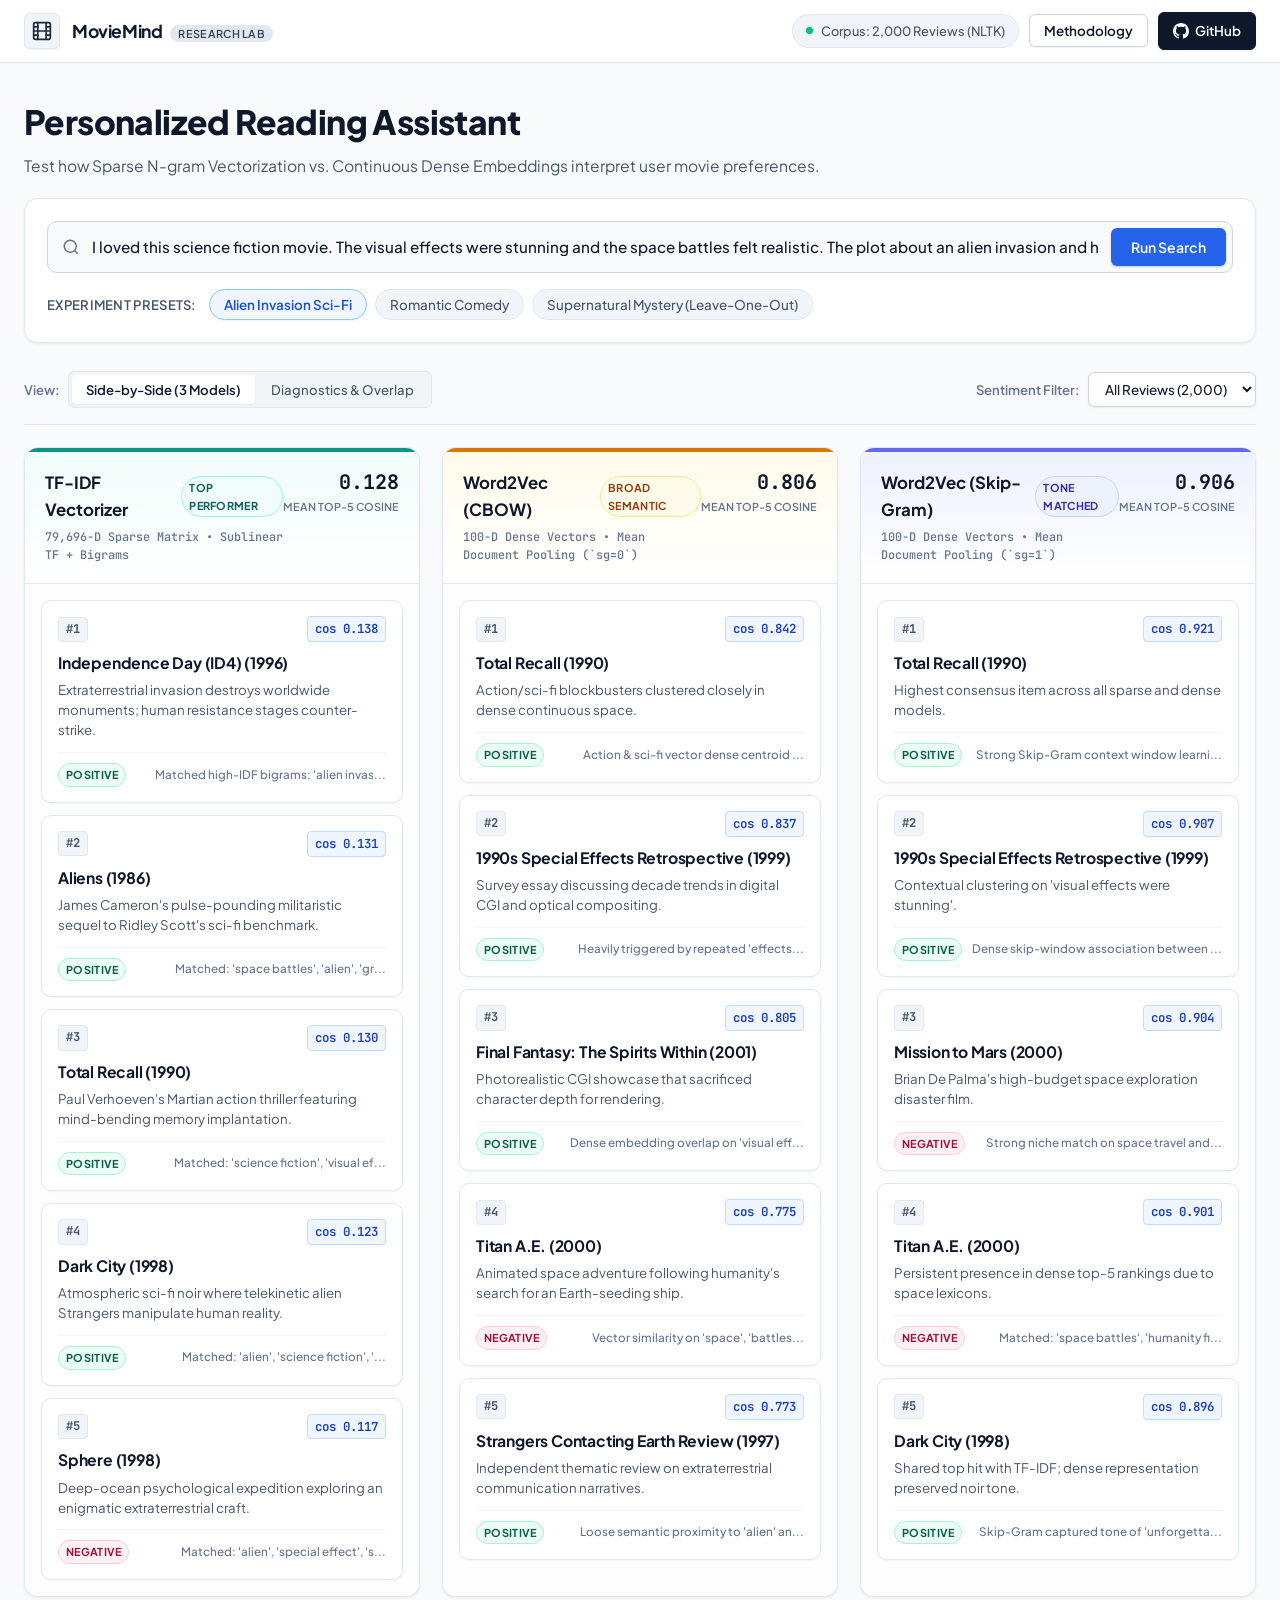
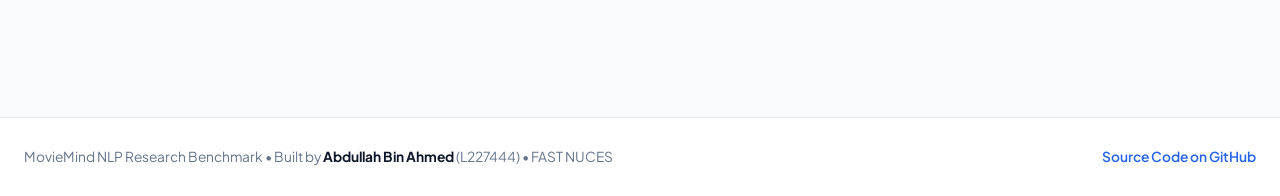
<file: index.html>
<!DOCTYPE html>
<html lang="en">
<head>
  <meta charset="UTF-8">
  <meta name="viewport" content="width=device-width, initial-scale=1.0">
  <title>MovieMind — Personalized Film & Review Recommender (TF-IDF vs Word2Vec)</title>
  <meta name="description" content="An interactive research workbench evaluating TF-IDF against Word2Vec (CBOW & Skip-Gram) embeddings across 2,000 IMDB film reviews from the NLTK corpus.">
  <link rel="preconnect" href="https://fonts.googleapis.com">
  <link rel="preconnect" href="https://fonts.gstatic.com" crossorigin>
  <link href="https://fonts.googleapis.com/css2?family=Plus+Jakarta+Sans:wght@400;500;600;700;800&family=Inter:wght@400;500;600&family=JetBrains+Mono:wght@400;500;600&display=swap" rel="stylesheet">
  <link rel="stylesheet" href="style.css?v=2.0">
</head>
<body>
  <!-- Top Navigation Bar -->
  <nav class="navbar">
    <div class="nav-container">
      <div class="nav-brand">
        <div class="brand-logo">
          <svg width="20" height="20" viewBox="0 0 24 24" fill="none" stroke="currentColor" stroke-width="2" stroke-linecap="round" stroke-linejoin="round">
            <rect x="2" y="2" width="20" height="20" rx="2.18" ry="2.18"></rect>
            <line x1="7" y1="2" x2="7" y2="22"></line>
            <line x1="17" y1="2" x2="17" y2="22"></line>
            <line x1="2" y1="12" x2="22" y2="12"></line>
            <line x1="2" y1="7" x2="7" y2="7"></line>
            <line x1="2" y1="17" x2="7" y2="17"></line>
            <line x1="17" y1="17" x2="22" y2="17"></line>
            <line x1="17" y1="7" x2="22" y2="7"></line>
          </svg>
        </div>
        <div class="brand-text">
          <span class="brand-title">MovieMind</span>
          <span class="brand-badge">Research Lab</span>
        </div>
      </div>

      <div class="nav-meta">
        <div class="corpus-pill">
          <span class="dot-online"></span>
          <span>Corpus: 2,000 Reviews (NLTK)</span>
        </div>
        <button id="open-methodology-btn" class="nav-btn">Methodology</button>
        <a href="https://github.com/Abdullahtss/Personalized-Reading-Assistant" target="_blank" rel="noopener noreferrer" class="nav-btn nav-btn-primary">
          <svg width="16" height="16" viewBox="0 0 24 24" fill="currentColor"><path d="M12 0C5.37 0 0 5.37 0 12c0 5.31 3.435 9.795 8.205 11.385.6.105.825-.255.825-.57 0-.285-.015-1.23-.015-2.235-3.015.555-3.795-.735-4.035-1.41-.135-.345-.72-1.41-1.23-1.695-.42-.225-1.02-.78-.015-.795.945-.015 1.62.87 1.845 1.23 1.08 1.815 2.805 1.305 3.495.99.105-.78.42-1.305.765-1.605-2.67-.3-5.46-1.335-5.46-5.925 0-1.305.465-2.385 1.23-3.225-.12-.3-.54-1.53.12-3.18 0 0 1.005-.315 3.3 1.23.96-.27 1.98-.405 3-.405s2.04.135 3 .405c2.295-1.56 3.3-1.23 3.3-1.23.66 1.65.24 2.88.12 3.18.765.84 1.23 1.905 1.23 3.225 0 4.605-2.805 5.625-5.475 5.925.435.375.81 1.095.81 2.22 0 1.605-.015 2.895-.015 3.3 0 .315.225.69.825.57A12.02 12.02 0 0024 12c0-6.63-5.37-12-12-12z"/></svg>
          GitHub
        </a>
      </div>
    </div>
  </nav>

  <!-- Main Container -->
  <main class="page-container">
    <!-- Search / Query Console -->
    <section class="search-console">
      <div class="search-header">
        <h1>Personalized Reading Assistant</h1>
        <p class="search-sub">Test how Sparse N-gram Vectorization vs. Continuous Dense Embeddings interpret user movie preferences.</p>
      </div>

      <div class="search-card">
        <form id="search-form" class="search-input-wrapper">
          <div class="search-icon-box">
            <svg width="18" height="18" viewBox="0 0 24 24" fill="none" stroke="currentColor" stroke-width="2"><circle cx="11" cy="11" r="8"/><line x1="21" y1="21" x2="16.65" y2="16.65"/></svg>
          </div>
          <input type="text" id="query-input" placeholder="Type a movie premise, theme, or select an experiment preset below..." autocomplete="off">
          <button type="submit" class="search-submit-btn">Run Search</button>
        </form>

        <div class="preset-row">
          <span class="preset-label">Experiment Presets:</span>
          <div class="preset-chips">
            <button class="chip active" data-preset="scifi">Alien Invasion Sci-Fi</button>
            <button class="chip" data-preset="romcom">Romantic Comedy</button>
            <button class="chip" data-preset="horror">Supernatural Mystery (Leave-One-Out)</button>
          </div>
        </div>
      </div>
    </section>

    <!-- Toolbar: View controls and filters -->
    <div class="toolbar">
      <div class="view-switch">
        <span class="toolbar-label">View:</span>
        <div class="segmented-control">
          <button class="seg-btn active" data-view="split">Side-by-Side (3 Models)</button>
          <button class="seg-btn" data-view="diagnostics">Diagnostics & Overlap</button>
        </div>
      </div>

      <div class="filter-controls">
        <span class="toolbar-label">Sentiment Filter:</span>
        <select id="sentiment-filter" class="custom-select">
          <option value="all">All Reviews (2,000)</option>
          <option value="pos">Positive Only</option>
          <option value="neg">Negative Only</option>
        </select>
      </div>
    </div>

    <!-- Live Results View (Split Columns) -->
    <section id="results-view" class="results-grid">
      <!-- 1. TF-IDF Column -->
      <div class="model-panel" id="panel-tfidf">
        <div class="panel-header header-tfidf">
          <div class="panel-title-group">
            <div class="model-name">
              <span>TF-IDF Vectorizer</span>
              <span class="status-tag tag-winner">Top Performer</span>
            </div>
            <p class="model-meta">79,696-D Sparse Matrix • Sublinear TF + Bigrams</p>
          </div>
          <div class="model-stat">
            <span class="stat-number">0.128</span>
            <span class="stat-caption">Mean Top-5 Cosine</span>
          </div>
        </div>
        <div class="panel-body" id="list-tfidf">
          <!-- Populated by JS -->
        </div>
      </div>

      <!-- 2. Word2Vec CBOW Column -->
      <div class="model-panel" id="panel-cbow">
        <div class="panel-header header-cbow">
          <div class="panel-title-group">
            <div class="model-name">
              <span>Word2Vec (CBOW)</span>
              <span class="status-tag tag-neutral">Broad Semantic</span>
            </div>
            <p class="model-meta">100-D Dense Vectors • Mean Document Pooling (`sg=0`)</p>
          </div>
          <div class="model-stat">
            <span class="stat-number">0.806</span>
            <span class="stat-caption">Mean Top-5 Cosine</span>
          </div>
        </div>
        <div class="panel-body" id="list-cbow">
          <!-- Populated by JS -->
        </div>
      </div>

      <!-- 3. Word2Vec Skip-Gram Column -->
      <div class="model-panel" id="panel-skipgram">
        <div class="panel-header header-skipgram">
          <div class="panel-title-group">
            <div class="model-name">
              <span>Word2Vec (Skip-Gram)</span>
              <span class="status-tag tag-tone">Tone Matched</span>
            </div>
            <p class="model-meta">100-D Dense Vectors • Mean Document Pooling (`sg=1`)</p>
          </div>
          <div class="model-stat">
            <span class="stat-number">0.906</span>
            <span class="stat-caption">Mean Top-5 Cosine</span>
          </div>
        </div>
        <div class="panel-body" id="list-skipgram">
          <!-- Populated by JS -->
        </div>
      </div>
    </section>

    <!-- Diagnostics View (Hidden by default, toggled via toolbar) -->
    <section id="diagnostics-view" class="diagnostics-container hidden">
      <div class="diag-card">
        <div class="diag-card-header">
          <h3>Top-5 Jaccard Set Overlap</h3>
          <p>Measuring the intersection over union of retrieved documents between models:</p>
        </div>
        <div class="overlap-table">
          <div class="t-row t-head">
            <div class="t-cell">Model</div>
            <div class="t-cell">TF-IDF</div>
            <div class="t-cell">Word2Vec CBOW</div>
            <div class="t-cell">Word2Vec Skip-Gram</div>
          </div>
          <div class="t-row">
            <div class="t-cell font-bold">TF-IDF</div>
            <div class="t-cell cell-diag">1.00</div>
            <div class="t-cell cell-low">0.11</div>
            <div class="t-cell cell-med">0.25</div>
          </div>
          <div class="t-row">
            <div class="t-cell font-bold">Word2Vec CBOW</div>
            <div class="t-cell cell-low">0.11</div>
            <div class="t-cell cell-diag">1.00</div>
            <div class="t-cell cell-high">0.43</div>
          </div>
          <div class="t-row">
            <div class="t-cell font-bold">Word2Vec Skip-Gram</div>
            <div class="t-cell cell-med">0.25</div>
            <div class="t-cell cell-high">0.43</div>
            <div class="t-cell cell-diag">1.00</div>
          </div>
        </div>
      </div>

      <div class="diag-card">
        <div class="diag-card-header">
          <h3>Why Do Cosine Absolute Scores Differ?</h3>
          <p>Understanding high-dimensional geometry vs. dense centroid clustering:</p>
        </div>
        <div class="explanation-box">
          <div class="exp-item">
            <div class="exp-dot dot-tfidf"></div>
            <div>
              <strong>TF-IDF Score Scale (~0.12 - 0.18):</strong>
              <p>With 79,696 dimensions and an average query size of 25 terms, over 99.9% of coordinates are zero. Cosine scores are numerically modest, but rank separation is sharp and focused.</p>
            </div>
          </div>
          <div class="exp-item">
            <div class="exp-dot dot-w2v"></div>
            <div>
              <strong>Word2Vec Score Scale (~0.80 - 0.93):</strong>
              <p>Averaging all 330 words in a review creates document vectors tightly clustered around a generic review centroid (words like <em>film, scene, character</em>). This elevates the base cosine angle without guaranteeing topical relevance.</p>
            </div>
          </div>
        </div>
      </div>
    </section>
  </main>

  <!-- Document Details Modal -->
  <div id="review-modal" class="modal-backdrop hidden">
    <div class="modal-card">
      <div class="modal-header">
        <div>
          <h2 id="modal-film-title">Movie Title</h2>
          <span id="modal-film-meta">Year • Genre • Sentiment</span>
        </div>
        <button id="modal-close-btn" class="modal-close">&times;</button>
      </div>
      <div class="modal-body">
        <div class="modal-score-banner">
          <div>
            <span class="banner-label">Cosine Similarity</span>
            <strong id="modal-film-score">0.138</strong>
          </div>
          <div>
            <span class="banner-label">Retrieval Engine</span>
            <strong id="modal-film-model">TF-IDF Vectorizer</strong>
          </div>
        </div>
        <h4>Exemplar Review Excerpt:</h4>
        <blockquote id="modal-film-quote" class="modal-quote">
          Review snippet here...
        </blockquote>
        <div class="modal-keywords">
          <span class="kw-label">Key Signal Terms:</span>
          <div id="modal-keywords-list" class="kw-tags"></div>
        </div>
      </div>
    </div>
  </div>

  <!-- Methodology Modal -->
  <div id="methodology-modal" class="modal-backdrop hidden">
    <div class="modal-card modal-wide">
      <div class="modal-header">
        <h2>Experimental Methodology & Findings</h2>
        <button id="close-method-btn" class="modal-close">&times;</button>
      </div>
      <div class="modal-body method-content">
        <h3>1. Pipeline Preprocessing</h3>
        <p>All reviews from the NLTK <code>movie_reviews</code> corpus underwent uniform cleaning: URL removal, lowercasing, non-alphanumeric stripping, tokenization, stopword removal, and WordNet lemmatization. Average review length: <strong>331.6 tokens</strong>.</p>

        <h3>2. Why TF-IDF Won in Content Accuracy</h3>
        <p>When asked for an alien invasion movie, TF-IDF retrieved <em>Independence Day</em> and <em>Aliens</em>. Because rare terms like <code>alien</code> and <code>invasion</code> carry heavy inverse document frequency (IDF), they dominate the sparse dot product.</p>

        <h3>3. The Word2Vec Mean-Pooling Bottleneck</h3>
        <p>Word2Vec vectors capture brilliant word semantics (e.g., <code>alien</code> is adjacent to <code>ripley</code>, <code>nostromo</code>, and <code>creature</code>). However, unweighted mean pooling across 300+ words dilutes rare plot terms with generic commentary, causing general CGI essays to outrank specific plot matches.</p>

        <h3>4. Conclusion & Production Recommendation</h3>
        <p>For production IR systems, the recommended approach is a <strong>hybrid architecture</strong>: use BM25/TF-IDF for the initial high-precision candidate retrieval phase, followed by dense semantic embeddings for context-aware re-ranking.</p>
      </div>
    </div>
  </div>

  <!-- Footer -->
  <footer class="site-footer">
    <div class="footer-inner">
      <p>MovieMind NLP Research Benchmark • Built by <strong>Abdullah Bin Ahmed</strong> (L227444) • FAST NUCES</p>
      <a href="https://github.com/Abdullahtss/Personalized-Reading-Assistant" target="_blank" rel="noopener noreferrer">Source Code on GitHub</a>
    </div>
  </footer>

  <script src="app.js"></script>
</body>
</html>
</file>
<file: style.css>
/* ==========================================================================
   MovieMind — Personalized Film & Review Recommender (CS4063 NLP Lab)
   Human-Crafted Academic & Research Interface
   Designed for clarity, high-contrast readability, and authentic empirical presentation.
   ========================================================================== */

:root {
  /* Surface & Canvas: Warm, high-readability research paper tones */
  --bg-canvas: #f8fafc;
  --bg-surface: #ffffff;
  --bg-card: #ffffff;
  --bg-card-hover: #fbfcfe;
  --bg-subtle: #f1f5f9;
  --bg-inset: #f8fafc;

  /* Borders */
  --border-dim: #e2e8f0;
  --border-strong: #cbd5e1;
  --border-focus: #2563eb;
  --border-subtle: #edf2f7;

  /* Typography Colors */
  --text-primary: #0f172a;
  --text-secondary: #475569;
  --text-tertiary: #64748b;
  --text-muted: #94a3b8;

  /* Model Accent Palettes (Curated, not neon) */
  /* TF-IDF: Deep Forest / Teal */
  --tfidf-primary: #0f766e;
  --tfidf-accent: #0d9488;
  --tfidf-bg: #f0fdfa;
  --tfidf-border: #99f6e4;
  --tfidf-pill-text: #115e59;

  /* Word2Vec CBOW: Warm Amber / Terracotta */
  --cbow-primary: #b45309;
  --cbow-accent: #d97706;
  --cbow-bg: #fffbeb;
  --cbow-border: #fde68a;
  --cbow-pill-text: #92400e;

  /* Word2Vec Skip-Gram: Refined Indigo / Royal */
  --skipgram-primary: #4338ca;
  --skipgram-accent: #6366f1;
  --skipgram-bg: #eef2ff;
  --skipgram-border: #c7d2fe;
  --skipgram-pill-text: #3730a3;

  /* Sentiment Badges */
  --pos-bg: #ecfdf5;
  --pos-text: #065f46;
  --pos-border: #a7f3d0;

  --neg-bg: #fff1f2;
  --neg-text: #9f1239;
  --neg-border: #fecdd3;

  /* Global Fonts */
  --font-sans: 'Plus Jakarta Sans', 'Inter', -apple-system, BlinkMacSystemFont, "Segoe UI", Roboto, sans-serif;
  --font-mono: 'JetBrains Mono', SFMono-Regular, Menlo, Monaco, Consolas, monospace;

  /* Geometry & Elevation */
  --radius-xs: 4px;
  --radius-sm: 6px;
  --radius-md: 10px;
  --radius-lg: 14px;
  --radius-xl: 18px;

  --shadow-sm: 0 1px 2px 0 rgba(15, 23, 42, 0.05);
  --shadow-md: 0 4px 6px -1px rgba(15, 23, 42, 0.07), 0 2px 4px -2px rgba(15, 23, 42, 0.05);
  --shadow-card: 0 1px 3px 0 rgba(15, 23, 42, 0.06), 0 1px 2px -1px rgba(15, 23, 42, 0.04);
  --shadow-hover: 0 10px 15px -3px rgba(15, 23, 42, 0.08), 0 4px 6px -4px rgba(15, 23, 42, 0.03);
  --shadow-modal: 0 20px 25px -5px rgba(15, 23, 42, 0.12), 0 8px 10px -6px rgba(15, 23, 42, 0.08);
}

/* ==========================================================================
   Base & Reset
   ========================================================================== */

* {
  margin: 0;
  padding: 0;
  box-sizing: border-box;
}

body {
  background-color: var(--bg-canvas);
  color: var(--text-primary);
  font-family: var(--font-sans);
  font-size: 14.5px;
  line-height: 1.6;
  -webkit-font-smoothing: antialiased;
  -moz-osx-font-smoothing: grayscale;
  min-height: 100vh;
}

/* ==========================================================================
   Navbar — Clean Human Studio Style
   ========================================================================== */

.navbar {
  background: var(--bg-surface);
  border-bottom: 1px solid var(--border-dim);
  position: sticky;
  top: 0;
  z-index: 50;
  box-shadow: 0 1px 2px rgba(0, 0, 0, 0.02);
}

.nav-container {
  max-width: 1280px;
  margin: 0 auto;
  padding: 12px 24px;
  display: flex;
  justify-content: space-between;
  align-items: center;
}

.nav-brand {
  display: flex;
  align-items: center;
  gap: 12px;
}

.brand-logo {
  width: 36px;
  height: 36px;
  background: #f1f5f9;
  border: 1px solid #e2e8f0;
  border-radius: var(--radius-sm);
  display: flex;
  align-items: center;
  justify-content: center;
  color: #1e293b;
  box-shadow: var(--shadow-sm);
}

.brand-title {
  font-size: 1.1rem;
  font-weight: 700;
  letter-spacing: -0.4px;
  color: #0f172a;
}

.brand-badge {
  font-size: 0.68rem;
  font-weight: 600;
  padding: 2px 8px;
  border-radius: 999px;
  background: #e2e8f0;
  color: #334155;
  margin-left: 6px;
  letter-spacing: 0.3px;
  text-transform: uppercase;
}

.nav-meta {
  display: flex;
  align-items: center;
  gap: 10px;
}

.corpus-pill {
  display: flex;
  align-items: center;
  gap: 8px;
  font-size: 0.8rem;
  color: var(--text-secondary);
  background: var(--bg-subtle);
  padding: 6px 13px;
  border-radius: 999px;
  border: 1px solid var(--border-dim);
  font-weight: 500;
}

.dot-online {
  width: 7px;
  height: 7px;
  border-radius: 50%;
  background: #10b981;
  box-shadow: 0 0 0 2px #d1fae5;
}

.nav-btn {
  background: #ffffff;
  border: 1px solid var(--border-strong);
  color: var(--text-primary);
  padding: 7px 14px;
  border-radius: var(--radius-sm);
  font-size: 0.84rem;
  font-weight: 600;
  font-family: inherit;
  cursor: pointer;
  text-decoration: none;
  display: inline-flex;
  align-items: center;
  gap: 6px;
  transition: all 0.15s ease;
  box-shadow: var(--shadow-sm);
}

.nav-btn:hover {
  background: #f8fafc;
  border-color: #94a3b8;
  color: #0f172a;
}

.nav-btn-primary {
  background: #0f172a;
  color: #ffffff;
  border-color: #0f172a;
}

.nav-btn-primary:hover {
  background: #1e293b;
  border-color: #1e293b;
  color: #ffffff;
}

/* ==========================================================================
   Page Layout & Container
   ========================================================================== */

.page-container {
  max-width: 1280px;
  margin: 0 auto;
  padding: 32px 24px 60px 24px;
}

/* ==========================================================================
   Search & Experiment Console
   ========================================================================== */

.search-console {
  margin-bottom: 28px;
}

.search-header {
  margin-bottom: 20px;
}

.search-header h1 {
  font-size: 2.1rem;
  font-weight: 800;
  letter-spacing: -0.6px;
  color: #0f172a;
  margin-bottom: 6px;
}

.search-sub {
  color: var(--text-secondary);
  font-size: 0.98rem;
  max-width: 800px;
  line-height: 1.5;
}

.search-card {
  background: var(--bg-surface);
  border: 1px solid var(--border-dim);
  border-radius: var(--radius-lg);
  padding: 22px;
  box-shadow: var(--shadow-card);
}

.search-input-wrapper {
  display: flex;
  align-items: center;
  background: var(--bg-canvas);
  border: 1.5px solid var(--border-strong);
  border-radius: var(--radius-md);
  padding: 6px 6px 6px 14px;
  gap: 12px;
  transition: all 0.2s ease;
  margin-bottom: 16px;
}

.search-input-wrapper:focus-within {
  background: #ffffff;
  border-color: var(--border-focus);
  box-shadow: 0 0 0 3px rgba(37, 99, 235, 0.12);
}

.search-icon-box {
  color: var(--text-tertiary);
  display: flex;
  align-items: center;
}

#query-input {
  flex: 1;
  background: transparent;
  border: none;
  outline: none;
  color: var(--text-primary);
  font-size: 0.95rem;
  font-family: inherit;
  font-weight: 500;
}

#query-input::placeholder {
  color: var(--text-muted);
}

.search-submit-btn {
  background: #2563eb;
  color: #ffffff;
  border: none;
  padding: 10px 20px;
  border-radius: var(--radius-sm);
  font-size: 0.88rem;
  font-weight: 600;
  font-family: inherit;
  cursor: pointer;
  transition: background 0.15s ease, transform 0.1s ease;
  box-shadow: 0 1px 2px rgba(37, 99, 235, 0.3);
}

.search-submit-btn:hover {
  background: #1d4ed8;
}

.search-submit-btn:active {
  transform: translateY(1px);
}

.preset-row {
  display: flex;
  align-items: center;
  gap: 12px;
  flex-wrap: wrap;
}

.preset-label {
  font-size: 0.82rem;
  color: var(--text-secondary);
  font-weight: 600;
  text-transform: uppercase;
  letter-spacing: 0.3px;
}

.preset-chips {
  display: flex;
  gap: 8px;
  flex-wrap: wrap;
}

.chip {
  background: var(--bg-subtle);
  border: 1px solid var(--border-dim);
  color: var(--text-secondary);
  font-size: 0.84rem;
  font-weight: 500;
  font-family: inherit;
  padding: 6px 14px;
  border-radius: 999px;
  cursor: pointer;
  transition: all 0.15s ease;
}

.chip:hover {
  background: #e2e8f0;
  color: var(--text-primary);
  border-color: #cbd5e1;
}

.chip.active {
  background: #eff6ff;
  border-color: #93c5fd;
  color: #1d4ed8;
  font-weight: 600;
  box-shadow: 0 1px 2px rgba(37, 99, 235, 0.08);
}

/* ==========================================================================
   Toolbar & View Toggles
   ========================================================================== */

.toolbar {
  display: flex;
  justify-content: space-between;
  align-items: center;
  margin-bottom: 22px;
  padding-bottom: 16px;
  border-bottom: 1px solid var(--border-dim);
  flex-wrap: wrap;
  gap: 12px;
}

.toolbar-label {
  font-size: 0.82rem;
  color: var(--text-tertiary);
  font-weight: 600;
  margin-right: 8px;
}

.view-switch {
  display: flex;
  align-items: center;
}

.segmented-control {
  background: #f1f5f9;
  border: 1px solid var(--border-dim);
  padding: 3px;
  border-radius: var(--radius-sm);
  display: flex;
  gap: 2px;
}

.seg-btn {
  background: transparent;
  border: none;
  color: var(--text-secondary);
  padding: 6px 14px;
  border-radius: var(--radius-xs);
  font-size: 0.82rem;
  font-weight: 500;
  font-family: inherit;
  cursor: pointer;
  transition: all 0.15s ease;
}

.seg-btn:hover {
  color: var(--text-primary);
}

.seg-btn.active {
  background: #ffffff;
  color: #0f172a;
  font-weight: 600;
  box-shadow: var(--shadow-sm);
}

.filter-controls {
  display: flex;
  align-items: center;
}

.custom-select {
  background: #ffffff;
  border: 1px solid var(--border-strong);
  color: var(--text-primary);
  padding: 7px 12px;
  border-radius: var(--radius-sm);
  font-size: 0.84rem;
  font-family: inherit;
  font-weight: 500;
  outline: none;
  cursor: pointer;
  box-shadow: var(--shadow-sm);
  transition: border-color 0.15s ease;
}

.custom-select:focus {
  border-color: var(--border-focus);
}

/* ==========================================================================
   Results Grid & 3 Model Columns
   ========================================================================== */

.results-grid {
  display: grid;
  grid-template-columns: repeat(3, 1fr);
  gap: 22px;
}

.model-panel {
  background: var(--bg-surface);
  border: 1px solid var(--border-dim);
  border-radius: var(--radius-lg);
  overflow: hidden;
  display: flex;
  flex-direction: column;
  box-shadow: var(--shadow-card);
  transition: box-shadow 0.2s ease;
}

.model-panel:hover {
  box-shadow: var(--shadow-md);
}

.panel-header {
  padding: 18px 20px;
  border-bottom: 1px solid var(--border-dim);
  display: flex;
  justify-content: space-between;
  align-items: flex-start;
  background: #fafafa;
}

/* Model Specific Header Themes */
.header-tfidf {
  border-top: 4px solid var(--tfidf-accent);
  background: linear-gradient(180deg, var(--tfidf-bg) 0%, #ffffff 100%);
}

.header-cbow {
  border-top: 4px solid var(--cbow-accent);
  background: linear-gradient(180deg, var(--cbow-bg) 0%, #ffffff 100%);
}

.header-skipgram {
  border-top: 4px solid var(--skipgram-accent);
  background: linear-gradient(180deg, var(--skipgram-bg) 0%, #ffffff 100%);
}

.model-name {
  font-size: 1.05rem;
  font-weight: 700;
  display: flex;
  align-items: center;
  gap: 8px;
  margin-bottom: 4px;
  color: #0f172a;
}

.model-meta {
  font-size: 0.74rem;
  color: var(--text-tertiary);
  font-family: var(--font-mono);
  font-weight: 500;
}

.status-tag {
  font-size: 0.68rem;
  font-weight: 700;
  padding: 2px 7px;
  border-radius: 999px;
  text-transform: uppercase;
  letter-spacing: 0.3px;
}

.tag-winner {
  background: var(--tfidf-bg);
  color: var(--tfidf-pill-text);
  border: 1px solid var(--tfidf-border);
}

.tag-neutral {
  background: var(--cbow-bg);
  color: var(--cbow-pill-text);
  border: 1px solid var(--cbow-border);
}

.tag-tone {
  background: var(--skipgram-bg);
  color: var(--skipgram-pill-text);
  border: 1px solid var(--skipgram-border);
}

.model-stat {
  text-align: right;
  flex-shrink: 0;
}

.stat-number {
  display: block;
  font-family: var(--font-mono);
  font-size: 1.25rem;
  font-weight: 700;
  color: #0f172a;
  line-height: 1.2;
}

.stat-caption {
  font-size: 0.68rem;
  color: var(--text-tertiary);
  text-transform: uppercase;
  font-weight: 600;
}

.panel-body {
  padding: 16px;
  display: flex;
  flex-direction: column;
  gap: 12px;
  flex: 1;
  background: #fdfdfd;
}

/* ==========================================================================
   Film Result Cards (Human-Crafted Paper Cards)
   ========================================================================== */

.film-card {
  background: var(--bg-card);
  border: 1px solid var(--border-dim);
  border-radius: var(--radius-md);
  padding: 15px 16px;
  cursor: pointer;
  transition: all 0.18s cubic-bezier(0.16, 1, 0.3, 1);
  box-shadow: 0 1px 2px rgba(15, 23, 42, 0.04);
  position: relative;
}

.film-card:hover {
  background: var(--bg-card-hover);
  border-color: #cbd5e1;
  transform: translateY(-2px);
  box-shadow: var(--shadow-hover);
}

.card-top {
  display: flex;
  justify-content: space-between;
  align-items: center;
  margin-bottom: 8px;
}

.rank-badge {
  font-family: var(--font-mono);
  font-size: 0.76rem;
  font-weight: 700;
  color: #475569;
  background: #f1f5f9;
  padding: 2px 7px;
  border-radius: var(--radius-xs);
  border: 1px solid #e2e8f0;
}

.score-badge {
  font-family: var(--font-mono);
  font-size: 0.78rem;
  font-weight: 600;
  color: #1e40af;
  background: #eff6ff;
  border: 1px solid #bfdbfe;
  padding: 2px 7px;
  border-radius: var(--radius-xs);
}

.film-title {
  font-size: 0.98rem;
  font-weight: 700;
  color: #0f172a;
  margin-bottom: 5px;
  letter-spacing: -0.2px;
}

.film-summary {
  font-size: 0.83rem;
  color: var(--text-secondary);
  line-height: 1.5;
  margin-bottom: 12px;
}

.card-bottom {
  display: flex;
  justify-content: space-between;
  align-items: center;
  border-top: 1px solid #f1f5f9;
  padding-top: 10px;
  gap: 8px;
}

.sent-tag {
  font-size: 0.68rem;
  font-weight: 700;
  padding: 2px 7px;
  border-radius: 999px;
  text-transform: uppercase;
  letter-spacing: 0.3px;
  flex-shrink: 0;
}

.sent-pos {
  background: var(--pos-bg);
  color: var(--pos-text);
  border: 1px solid var(--pos-border);
}

.sent-neg {
  background: var(--neg-bg);
  color: var(--neg-text);
  border: 1px solid var(--neg-border);
}

.match-reason {
  font-size: 0.73rem;
  color: var(--text-tertiary);
  font-weight: 500;
  white-space: nowrap;
  overflow: hidden;
  text-overflow: ellipsis;
  text-align: right;
}

/* ==========================================================================
   Diagnostics Overlap Container
   ========================================================================== */

.diagnostics-container {
  display: grid;
  grid-template-columns: 1fr 1fr;
  gap: 22px;
}

.hidden {
  display: none !important;
}

.diag-card {
  background: var(--bg-surface);
  border: 1px solid var(--border-dim);
  border-radius: var(--radius-lg);
  padding: 24px;
  box-shadow: var(--shadow-card);
}

.diag-card-header h3 {
  font-size: 1.15rem;
  font-weight: 700;
  color: #0f172a;
  margin-bottom: 4px;
}

.diag-card-header p {
  font-size: 0.86rem;
  color: var(--text-secondary);
  margin-bottom: 20px;
}

.overlap-table {
  display: flex;
  flex-direction: column;
  gap: 6px;
  font-family: var(--font-mono);
  font-size: 0.85rem;
}

.t-row {
  display: grid;
  grid-template-columns: 140px repeat(3, 1fr);
  gap: 6px;
}

.t-cell {
  background: #f8fafc;
  padding: 11px 12px;
  text-align: center;
  border-radius: var(--radius-sm);
  border: 1px solid var(--border-dim);
  font-weight: 500;
}

.t-head .t-cell {
  background: #f1f5f9;
  color: var(--text-secondary);
  font-size: 0.74rem;
  font-weight: 700;
  text-transform: uppercase;
}

.font-bold {
  text-align: left;
  font-family: var(--font-sans);
  font-weight: 700;
  color: #1e293b;
  background: #ffffff;
}

.cell-diag {
  background: #eff6ff;
  color: #1e40af;
  font-weight: 700;
  border-color: #bfdbfe;
}

.cell-high {
  background: #ecfdf5;
  color: #065f46;
  font-weight: 700;
  border-color: #a7f3d0;
}

.cell-med {
  background: #fffbeb;
  color: #92400e;
  font-weight: 600;
  border-color: #fde68a;
}

.cell-low {
  background: #fff1f2;
  color: #9f1239;
  font-weight: 600;
  border-color: #fecdd3;
}

.explanation-box {
  display: flex;
  flex-direction: column;
  gap: 16px;
}

.exp-item {
  display: flex;
  gap: 12px;
  font-size: 0.88rem;
  padding: 12px;
  background: #f8fafc;
  border: 1px solid var(--border-dim);
  border-radius: var(--radius-md);
}

.exp-dot {
  width: 10px;
  height: 10px;
  border-radius: 50%;
  margin-top: 5px;
  flex-shrink: 0;
}

.dot-tfidf {
  background: var(--tfidf-accent);
}

.dot-w2v {
  background: var(--cbow-accent);
}

.exp-item strong {
  color: #0f172a;
}

.exp-item p {
  color: var(--text-secondary);
  margin-top: 4px;
  font-size: 0.83rem;
  line-height: 1.5;
}

/* ==========================================================================
   Modals & Lightbox Overlays
   ========================================================================== */

.modal-backdrop {
  position: fixed;
  inset: 0;
  background: rgba(15, 23, 42, 0.45);
  backdrop-filter: blur(3px);
  display: flex;
  align-items: center;
  justify-content: center;
  z-index: 100;
  padding: 20px;
}

.modal-card {
  background: var(--bg-surface);
  border: 1px solid var(--border-dim);
  border-radius: var(--radius-lg);
  max-width: 580px;
  width: 100%;
  box-shadow: var(--shadow-modal);
  overflow: hidden;
  animation: modalScaleIn 0.2s cubic-bezier(0.16, 1, 0.3, 1);
}

.modal-wide {
  max-width: 740px;
}

@keyframes modalScaleIn {
  from { opacity: 0; transform: scale(0.96); }
  to { opacity: 1; transform: scale(1); }
}

.modal-header {
  padding: 20px 24px;
  border-bottom: 1px solid var(--border-dim);
  display: flex;
  justify-content: space-between;
  align-items: flex-start;
  background: #f8fafc;
}

.modal-header h2 {
  font-size: 1.25rem;
  font-weight: 700;
  color: #0f172a;
  letter-spacing: -0.3px;
}

#modal-film-meta {
  font-size: 0.8rem;
  color: var(--text-secondary);
  display: block;
  margin-top: 3px;
}

.modal-close {
  background: transparent;
  border: none;
  font-size: 1.6rem;
  color: var(--text-tertiary);
  cursor: pointer;
  line-height: 1;
  padding: 2px 6px;
  border-radius: var(--radius-xs);
  transition: all 0.15s ease;
}

.modal-close:hover {
  color: #0f172a;
  background: #e2e8f0;
}

.modal-body {
  padding: 24px;
}

.modal-score-banner {
  display: flex;
  background: #f8fafc;
  border: 1px solid var(--border-dim);
  border-radius: var(--radius-md);
  padding: 14px 18px;
  justify-content: space-around;
  margin-bottom: 20px;
}

.banner-label {
  display: block;
  font-size: 0.72rem;
  color: var(--text-tertiary);
  text-transform: uppercase;
  font-weight: 600;
  margin-bottom: 2px;
}

.modal-score-banner strong {
  font-size: 1.1rem;
  font-family: var(--font-mono);
  color: #0f172a;
}

.modal-body h4 {
  font-size: 0.88rem;
  font-weight: 700;
  color: #334155;
  margin-bottom: 8px;
}

.modal-quote {
  font-size: 0.94rem;
  color: #1e293b;
  font-style: italic;
  line-height: 1.65;
  background: #f1f5f9;
  border-left: 3.5px solid #2563eb;
  padding: 14px 18px;
  border-radius: var(--radius-sm);
  margin: 10px 0 18px 0;
}

.modal-keywords {
  display: flex;
  align-items: center;
  gap: 10px;
  flex-wrap: wrap;
}

.kw-label {
  font-size: 0.8rem;
  color: var(--text-secondary);
  font-weight: 600;
}

.kw-tags {
  display: flex;
  gap: 6px;
  flex-wrap: wrap;
}

.kw-tag {
  background: #eff6ff;
  border: 1px solid #bfdbfe;
  font-size: 0.76rem;
  padding: 3px 9px;
  border-radius: 999px;
  color: #1e40af;
  font-family: var(--font-mono);
  font-weight: 500;
}

.method-content h3 {
  font-size: 1.05rem;
  font-weight: 700;
  margin: 18px 0 6px 0;
  color: #1e293b;
}

.method-content h3:first-child {
  margin-top: 0;
}

.method-content p {
  font-size: 0.9rem;
  color: var(--text-secondary);
  line-height: 1.65;
}

.method-content code {
  background: #f1f5f9;
  border: 1px solid #e2e8f0;
  padding: 2px 5px;
  border-radius: var(--radius-xs);
  font-family: var(--font-mono);
  font-size: 0.82rem;
  color: #0f172a;
}

/* ==========================================================================
   Site Footer (Authentic Student & NLP Lab Attribution)
   ========================================================================== */

.site-footer {
  border-top: 1px solid var(--border-dim);
  margin-top: 60px;
  padding: 28px 0;
  background: var(--bg-surface);
}

.footer-inner {
  max-width: 1280px;
  margin: 0 auto;
  padding: 0 24px;
  display: flex;
  justify-content: space-between;
  align-items: center;
  font-size: 0.86rem;
  color: var(--text-tertiary);
  flex-wrap: wrap;
  gap: 12px;
}

.footer-inner strong {
  color: #0f172a;
}

.footer-inner a {
  color: #2563eb;
  text-decoration: none;
  font-weight: 600;
}

.footer-inner a:hover {
  text-decoration: underline;
}

/* ==========================================================================
   Responsive Adaptations
   ========================================================================== */

@media (max-width: 1024px) {
  .results-grid {
    grid-template-columns: 1fr;
  }
  .diagnostics-container {
    grid-template-columns: 1fr;
  }
  .search-header h1 {
    font-size: 1.7rem;
  }
}
</file>
